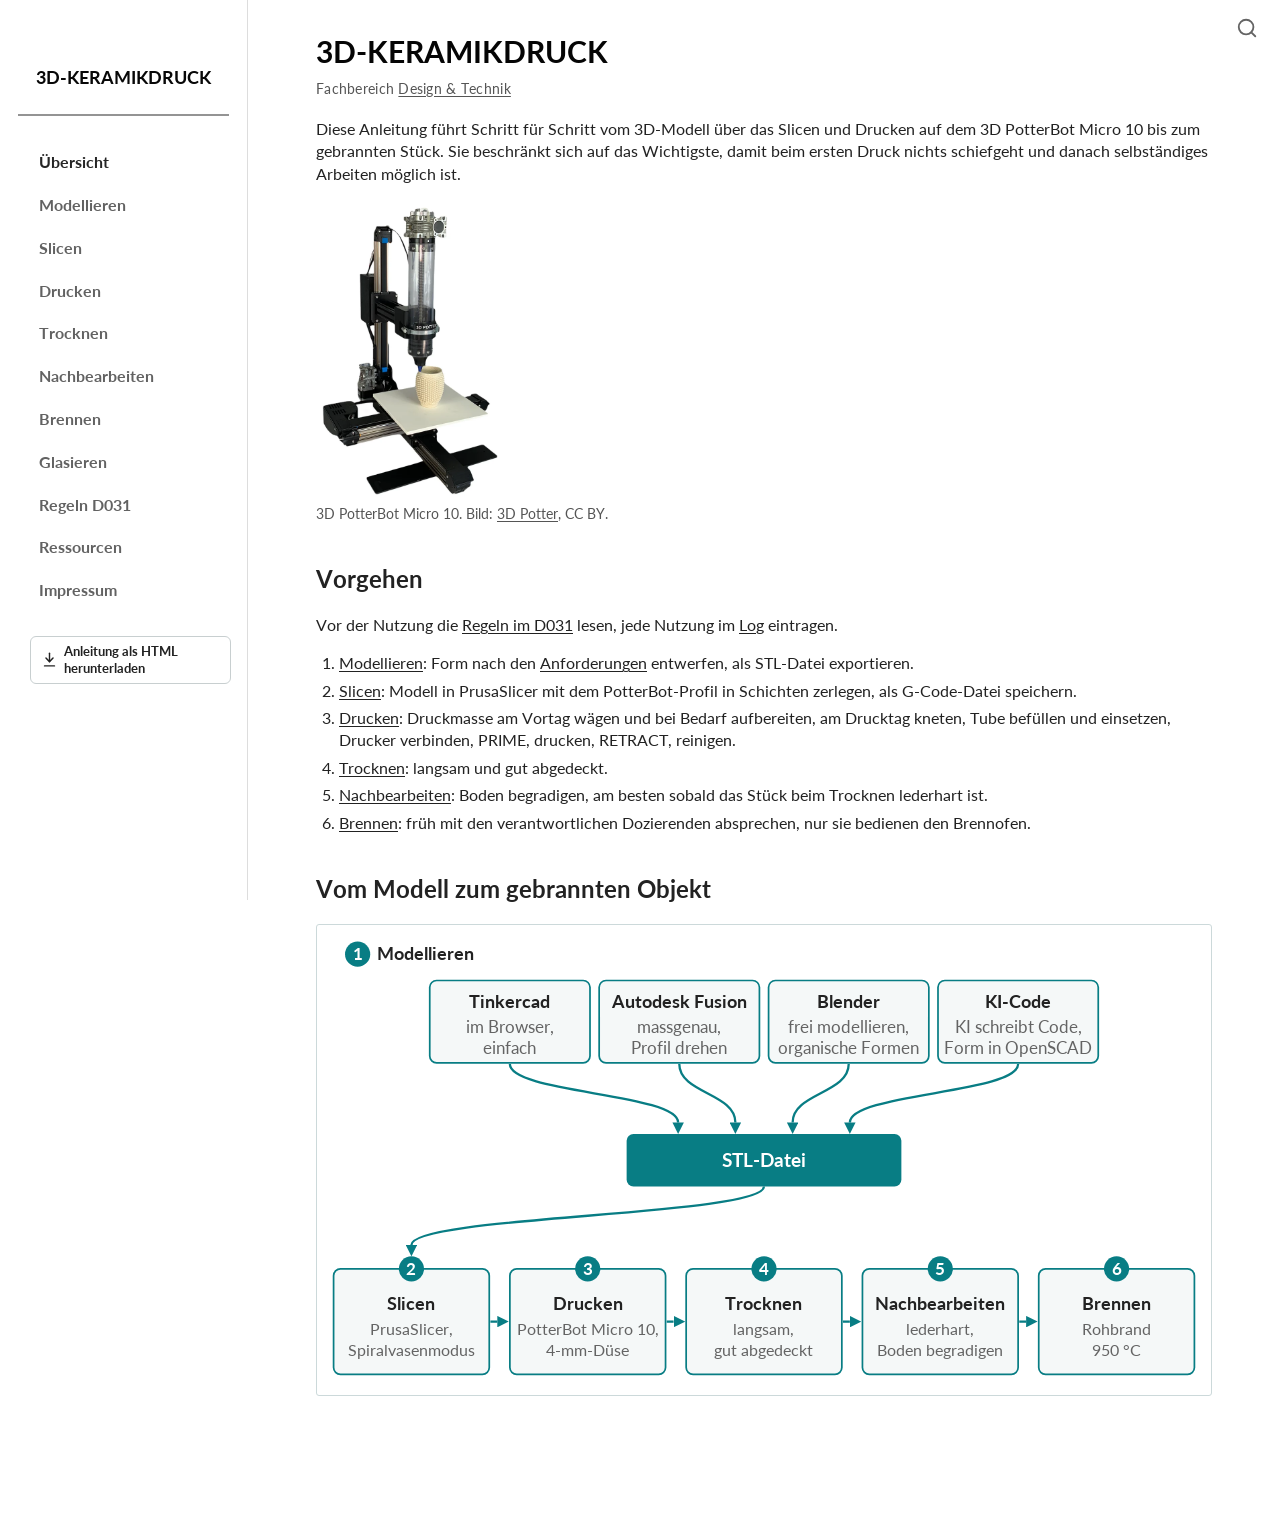
<file: index.html>
<!DOCTYPE html>
<html lang="de-CH">
<head>
<meta charset="utf-8">
<script>location.replace('keramikdruck.html' + location.hash);</script>
<noscript><meta http-equiv="refresh" content="0; url=keramikdruck.html"></noscript>
<title>3D-Keramikdruck</title>
</head>
<body>
<p><a href="keramikdruck.html">Zum 3D-Keramikdruck</a></p>
</body>
</html>
</file>
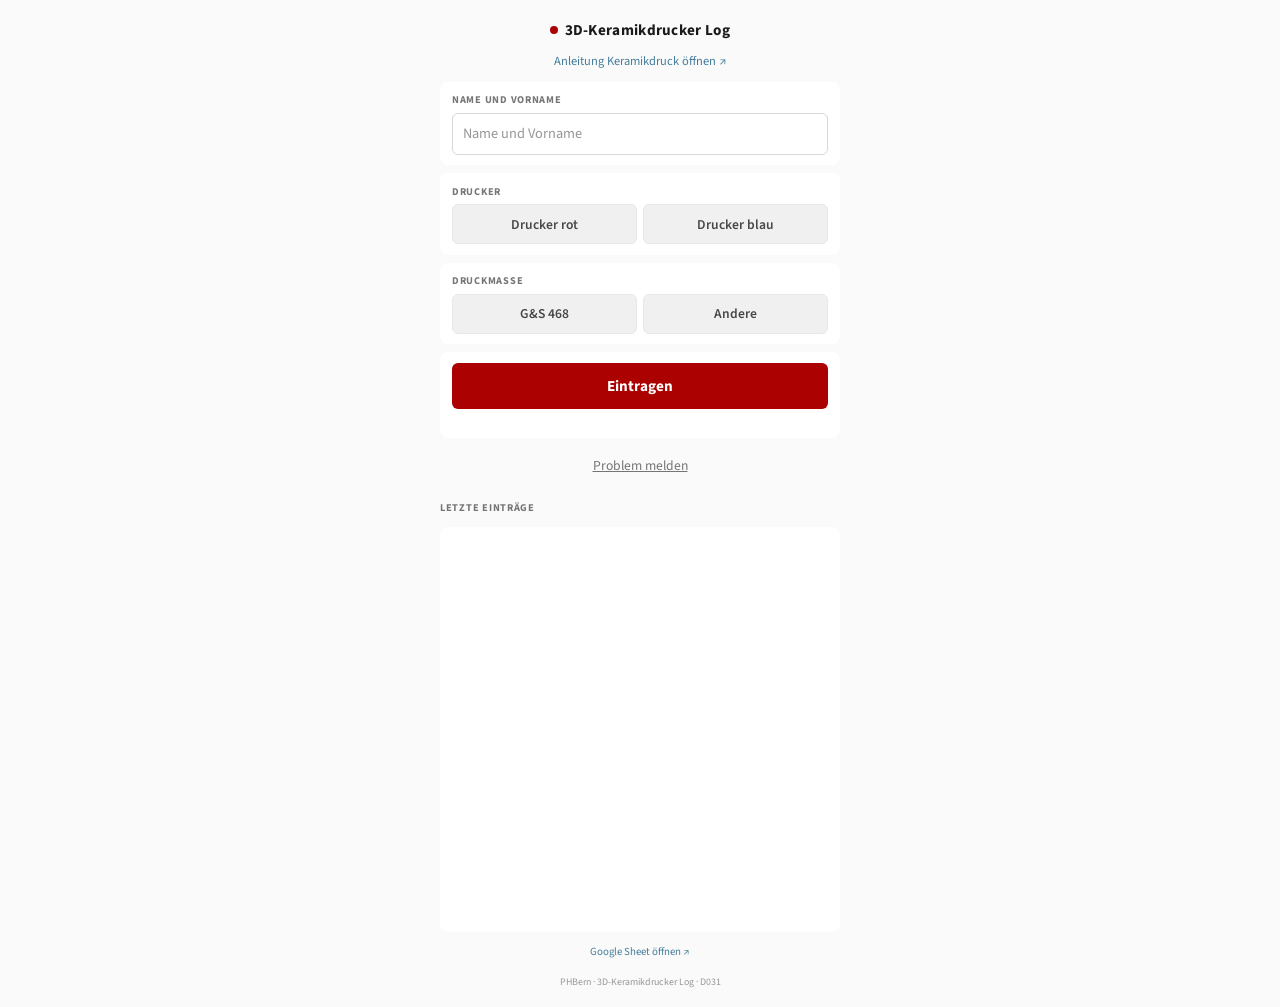
<file: log/index.html>
<!DOCTYPE html>
<html lang="de-CH">
<head>
    <meta charset="UTF-8">
    <meta name="viewport" content="width=device-width, initial-scale=1.0, user-scalable=no">
    <title>3D-Keramikdrucker Log · PHBern</title>
    <link rel="preconnect" href="https://fonts.googleapis.com">
    <link href="https://fonts.googleapis.com/css2?family=Source+Sans+3:wght@400;600;700&display=swap" rel="stylesheet">
    <style>
        :root {
            --ph-red: #ac0101;
            --ph-red-hover: #930101;
            --ph-red-active: #780101;
            --ph-red-bg: #fdf0f0;
            --ph-blue: #457d9a;
            --ph-blue-dark: #2e5366;
            --ph-blue-bg: #e9f1f5;
            --ph-black: #1a1a1a;
            --ph-gray-darker: #484848;
            --ph-gray-dark: #757575;
            --ph-gray: #979797;
            --ph-gray-light: #d8d8d8;
            --ph-gray-lighter: #fafafa;
            --ph-white: #ffffff;
            --ph-green: #338811;
            --radius: 6px;
            --radius-lg: 8px;
        }

        * { margin: 0; padding: 0; box-sizing: border-box; }

        body {
            font-family: "Source Sans 3", "Segoe UI", Helvetica, Arial, sans-serif;
            background: var(--ph-gray-lighter);
            color: var(--ph-black);
            min-height: 100dvh;
            display: flex;
            flex-direction: column;
            align-items: center;
            padding: 0.6rem;
            -webkit-tap-highlight-color: transparent;
        }

        .container {
            width: 100%;
            max-width: 400px;
            display: flex;
            flex-direction: column;
            gap: 0.5rem;
        }

        /* ---- Titelzeile ---- */
        .title-bar {
            display: flex;
            align-items: center;
            justify-content: center;
            gap: 0.4rem;
            padding: 0.6rem 0 0.2rem;
        }

        .ph-dot {
            width: 8px;
            height: 8px;
            background: var(--ph-red);
            border-radius: 50%;
            flex-shrink: 0;
        }

        .title-bar h1 {
            font-size: 0.95rem;
            font-weight: 700;
            color: var(--ph-black);
            letter-spacing: 0.02em;
        }

        .anleitung-link {
            display: block;
            text-align: center;
            font-size: 0.78rem;
            color: var(--ph-blue);
            text-decoration: none;
            padding-bottom: 0.2rem;
        }

        .anleitung-link:hover { text-decoration: underline; }

        /* ---- Karten ---- */
        .card {
            background: var(--ph-white);
            border: none;
            border-radius: var(--radius-lg);
            padding: 0.65rem 0.75rem;
        }

        .section-label {
            font-size: 0.65rem;
            font-weight: 700;
            text-transform: uppercase;
            letter-spacing: 0.07em;
            color: var(--ph-gray-dark);
            margin-bottom: 0.35rem;
        }

        /* ---- Eingaben ---- */
        .name-input, .andere-input {
            width: 100%;
            background: var(--ph-white);
            border: 1px solid var(--ph-gray-light);
            border-radius: var(--radius);
            padding: 0.6rem 0.65rem;
            color: var(--ph-black);
            font-family: inherit;
            font-size: 0.9rem;
            outline: none;
            transition: border-color 0.15s, box-shadow 0.15s;
        }

        .name-input:focus, .andere-input:focus {
            border-color: var(--ph-red);
            box-shadow: 0 0 0 2px rgba(172, 1, 1, 0.12);
        }

        .name-input::placeholder, .andere-input::placeholder { color: var(--ph-gray); }

        .andere-input {
            margin-top: 0.4rem;
            display: none;
            font-size: 0.85rem;
            padding: 0.5rem 0.65rem;
        }

        .andere-input.visible { display: block; }

        /* ---- Umschaltknöpfe ---- */
        .toggle-group {
            display: flex;
            gap: 0.4rem;
        }

        .toggle-btn {
            flex: 1;
            padding: 0.6rem 0.3rem;
            background: #f0f0f0;
            border: 1px solid #e8e8e8;
            border-radius: var(--radius);
            color: var(--ph-gray-darker);
            font-family: inherit;
            font-size: 0.85rem;
            font-weight: 600;
            cursor: pointer;
            transition: all 0.12s ease;
            text-align: center;
            user-select: none;
            -webkit-user-select: none;
        }

        .toggle-btn:active { transform: scale(0.97); }

        .toggle-btn.drucker.selected {
            background: var(--ph-blue-bg);
            border-color: var(--ph-blue);
            color: var(--ph-blue-dark);
        }

        .toggle-btn.masse.selected {
            background: var(--ph-red-bg);
            border-color: var(--ph-red);
            color: var(--ph-red);
        }

        /* ---- Senden ---- */
        .submit-btn {
            width: 100%;
            padding: 0.75rem;
            background: var(--ph-red);
            border: none;
            border-radius: var(--radius);
            color: var(--ph-white);
            font-family: inherit;
            font-size: 0.95rem;
            font-weight: 700;
            cursor: pointer;
            transition: background-color 0.15s;
        }

        .submit-btn:hover { background: var(--ph-red-hover); }
        .submit-btn:active { background: var(--ph-red-active); }
        .submit-btn:disabled { opacity: 0.45; cursor: not-allowed; }

        .status {
            text-align: center;
            font-size: 0.75rem;
            color: var(--ph-gray-dark);
            min-height: 1.2rem;
            padding-top: 0.3rem;
        }

        .status.error { color: var(--ph-red); }

        /* ---- Problem melden ---- */
        .btn-problem {
            display: block;
            width: 100%;
            padding: 0.6rem;
            background: none;
            border: none;
            color: var(--ph-gray-dark);
            font-family: inherit;
            font-size: 0.85rem;
            text-align: center;
            text-decoration: underline;
            cursor: pointer;
        }

        .btn-problem:hover { color: var(--ph-gray-darker); }

        /* ---- Log-Ansicht ---- */
        .log-section-label {
            font-size: 0.65rem;
            font-weight: 700;
            text-transform: uppercase;
            letter-spacing: 0.07em;
            color: var(--ph-gray-dark);
            padding: 0.5rem 0 0.2rem;
        }

        .sheet-frame {
            width: 100%;
            height: 45vh;
            border: none;
            border-radius: var(--radius-lg);
            background: var(--ph-white);
        }

        .btn-sheet-link {
            display: block;
            text-align: center;
            font-size: 0.68rem;
            color: var(--ph-blue);
            text-decoration: none;
            padding: 0.3rem 0;
        }

        .btn-sheet-link:hover { text-decoration: underline; }

        .footer {
            text-align: center;
            padding: 0.2rem 0 0.5rem;
            font-size: 0.62rem;
            color: var(--ph-gray);
        }

        /* ---- Hinweisfenster ---- */
        .popup-overlay {
            display: none;
            position: fixed;
            top: 0; left: 0; right: 0; bottom: 0;
            background: rgba(0, 0, 0, 0.5);
            z-index: 100;
            align-items: center;
            justify-content: center;
            padding: 1.5rem;
        }

        .popup-overlay.visible { display: flex; }

        .popup {
            background: var(--ph-white);
            border-radius: var(--radius-lg);
            padding: 1.25rem 1rem;
            max-width: 360px;
            width: 100%;
            max-height: 85vh;
            overflow-y: auto;
        }

        .popup-icon {
            text-align: center;
            font-size: 2rem;
            margin-bottom: 0.2rem;
        }

        .popup-title {
            text-align: center;
            font-size: 1rem;
            font-weight: 700;
            color: var(--ph-green);
            margin-bottom: 0.75rem;
        }

        .popup-rules {
            font-size: 0.82rem;
            line-height: 1.55;
            color: var(--ph-black);
            margin-bottom: 1rem;
        }

        .popup-rule { padding: 0.4rem 0; }

        .popup-rule:nth-child(-n+3) { font-weight: 700; }

        .popup .submit-btn { margin-top: 0.25rem; }
    </style>
</head>
<body>

<div class="container">

    <div class="title-bar">
        <span class="ph-dot"></span>
        <h1>3D-Keramikdrucker Log</h1>
    </div>
    <a class="anleitung-link" href="https://ljuokr.github.io/keramikdruck/" target="_blank" rel="noopener noreferrer">Anleitung Keramikdruck öffnen ↗</a>

    <div class="card">
        <div class="section-label">Name und Vorname</div>
        <input class="name-input" id="nameInput" type="text" placeholder="Name und Vorname" autocomplete="name">
    </div>

    <div class="card">
        <div class="section-label">Drucker</div>
        <div class="toggle-group">
            <button class="toggle-btn drucker" data-group="drucker" data-value="rot" onclick="toggleSingle(this)">Drucker rot</button>
            <button class="toggle-btn drucker" data-group="drucker" data-value="blau" onclick="toggleSingle(this)">Drucker blau</button>
        </div>
    </div>

    <div class="card">
        <div class="section-label">Druckmasse</div>
        <div class="toggle-group">
            <button class="toggle-btn masse" data-group="masse" data-value="G&S 468" onclick="toggleSingle(this)">G&amp;S 468</button>
            <button class="toggle-btn masse" data-group="masse" data-value="Andere" onclick="toggleSingle(this)">Andere</button>
        </div>
        <input class="andere-input" id="andereInput" type="text" placeholder="Druckmasse eingeben …">
    </div>

    <div class="card">
        <button class="submit-btn" id="submitBtn" onclick="submitEntry()">Eintragen</button>
        <div class="status" id="status"></div>
    </div>

    <button class="btn-problem" onclick="meldeProblem()">Problem melden</button>

    <div class="log-section-label">Letzte Einträge</div>
    <iframe id="sheetFrame" class="sheet-frame" src="about:blank" title="Letzte Einträge im 3D-Keramikdrucker Log"></iframe>

    <a class="btn-sheet-link" href="https://docs.google.com/spreadsheets/d/1PtmpGLJMAhaIWc2qkFW0k09kgqqUeOhTT-1WY6OhOjU/edit" target="_blank" rel="noopener noreferrer">Google Sheet öffnen ↗</a>

    <div class="footer">PHBern · 3D-Keramikdrucker Log · D031</div>

</div>

<!-- ===== Hinweisfenster nach dem Eintrag ===== -->
<div class="popup-overlay" id="popupOverlay">
    <div class="popup">
        <div class="popup-icon">✓</div>
        <div class="popup-title">Eintrag gespeichert</div>
        <div class="popup-rules">
            <div class="popup-rule">🔌 Motorkabel des Extruders nur ein- oder ausstecken, wenn der Drucker am Hauptschalter ausgeschaltet ist.</div>
            <div class="popup-rule">🔩 Tube immer mit sämtlichen Schrauben fixieren. Tube-Schrauben nur schwach anziehen. Nach jedem Gebrauch RETRACT ausführen, auch bei halbvoller Tube.</div>
            <div class="popup-rule">🧤 Druckmasse höchstens vier Tage im Extruder lassen, Düse dazwischen mit feuchtem Tuch und Gummihandschuh abdecken.</div>
            <div class="popup-rule">🚰 Keramikreste nur am Waschbecken mit Tonabscheider abspülen (A027, D023). Tonreste nie in den Abfall.</div>
            <div class="popup-rule">🧱 Nicht im D031 schleifen. Trocknende Stücke mit Name und Datum beschriften, nach spätestens einer Woche wegräumen.</div>
            <div class="popup-rule">🔥 Der Brennofen wird nur von Dozierenden bedient. Brand früh anfragen.</div>
        </div>
        <button class="submit-btn" onclick="closePopup()">Verstanden</button>
    </div>
</div>

<script>
    // ============================================================
    // Web-App-URL des Apps Script (siehe README, Abschnitt Log).
    // Solange der Platzhalter steht, wird nur in der Konsole protokolliert.
    const GOOGLE_SCRIPT_URL = 'https://script.google.com/macros/s/AKfycbyGlGFuPCjeI5Y7dZd2LcwuI3yQ_7P9VNTVWrX_TkvetdlZgNpryD5UKUytitcNmsXb/exec';
    const SHEET_ID = '1PtmpGLJMAhaIWc2qkFW0k09kgqqUeOhTT-1WY6OhOjU';
    const SHEET_LIVE_URL = 'https://docs.google.com/spreadsheets/d/' + SHEET_ID + '/gviz/tq?tqx=out:html';
    // ============================================================

    // Gespeicherten Namen wiederherstellen (localStorage kann im privaten Modus fehlen)
    function remember(key, value) {
        try {
            if (value === undefined) return localStorage.getItem(key);
            localStorage.setItem(key, value);
        } catch (err) { return null; }
    }
    const savedName = remember('keramikdrucker_name');
    if (savedName) {
        document.getElementById('nameInput').value = savedName;
    }

    loadLog();

    function loadLog() {
        document.getElementById('sheetFrame').src = SHEET_LIVE_URL + '&t=' + Date.now();
    }

    // Drucker und Masse: Einfachauswahl
    function toggleSingle(btn) {
        const group = btn.dataset.group;
        document.querySelectorAll(`[data-group="${group}"]`).forEach(b => b.classList.remove('selected'));
        btn.classList.add('selected');
        if (group === 'masse') {
            const andereInput = document.getElementById('andereInput');
            andereInput.classList.toggle('visible', btn.dataset.value === 'Andere');
            if (btn.dataset.value === 'Andere') andereInput.focus();
        }
    }

    function getSelectedSingle(group) {
        const sel = document.querySelector(`[data-group="${group}"].selected`);
        return sel ? sel.dataset.value : '';
    }

    function getSelectedMasse() {
        const sel = getSelectedSingle('masse');
        if (sel === 'Andere') return document.getElementById('andereInput').value.trim();
        return sel;
    }

    function setStatus(msg, type = '') {
        const el = document.getElementById('status');
        el.textContent = msg;
        el.className = 'status ' + type;
    }

    function showPopup() { document.getElementById('popupOverlay').classList.add('visible'); }
    function closePopup() {
        document.getElementById('popupOverlay').classList.remove('visible');
        document.querySelectorAll('.toggle-btn.selected').forEach(b => b.classList.remove('selected'));
        document.getElementById('andereInput').classList.remove('visible');
        document.getElementById('andereInput').value = '';
        setStatus('');
        document.getElementById('submitBtn').disabled = false;
        document.getElementById('submitBtn').textContent = 'Eintragen';
        loadLog();
    }

    // Störungen gehen gemäss Nutzungskonzept an alle drei
    function meldeProblem() {
        const to = 'lukas.jordi@phbern.ch,alain.wittwer@phbern.ch,michael.steiner@phbern.ch';
        const subject = encodeURIComponent('Problem 3D-Keramikdrucker D031');
        const body = encodeURIComponent('Hallo,\n\nich möchte ein Problem mit dem 3D-Keramikdrucker melden (rot oder blau?):\n\n');
        window.location.href = `mailto:${to}?subject=${subject}&body=${body}`;
    }

    async function submitEntry() {
        const name = document.getElementById('nameInput').value.trim();
        const drucker = getSelectedSingle('drucker');
        const masse = getSelectedMasse();

        if (!name || name.split(/\s+/).length < 2) { setStatus('Bitte Name und Vorname eingeben', 'error'); document.getElementById('nameInput').focus(); return; }
        if (!drucker) { setStatus('Bitte Drucker wählen', 'error'); return; }
        if (!getSelectedSingle('masse')) { setStatus('Bitte Druckmasse wählen', 'error'); return; }
        if (!masse) { setStatus('Bitte Druckmasse eingeben', 'error'); document.getElementById('andereInput').focus(); return; }

        remember('keramikdrucker_name', name);

        const now = new Date();
        const datum = now.toLocaleDateString('de-CH');
        const zeit = now.toLocaleTimeString('de-CH', { hour: '2-digit', minute: '2-digit' });

        const btn = document.getElementById('submitBtn');
        btn.disabled = true;
        btn.textContent = 'Sende …';
        setStatus('');

        const payload = { name, datum, zeit, drucker, masse };

        try {
            if (GOOGLE_SCRIPT_URL === 'HIER_DEINE_GOOGLE_APPS_SCRIPT_URL') {
                console.log('Demo-Eintrag:', payload);
                await new Promise(r => setTimeout(r, 600));
                showPopup();
                return;
            }

            const params = new URLSearchParams(payload);
            await fetch(GOOGLE_SCRIPT_URL + '?' + params.toString(), { mode: 'no-cors' });
            showPopup();
        } catch (err) {
            console.error(err);
            setStatus('Fehler beim Senden. Nochmal versuchen.', 'error');
            btn.disabled = false;
            btn.textContent = 'Eintragen';
        }
    }
</script>

</body>
</html>
</file>
